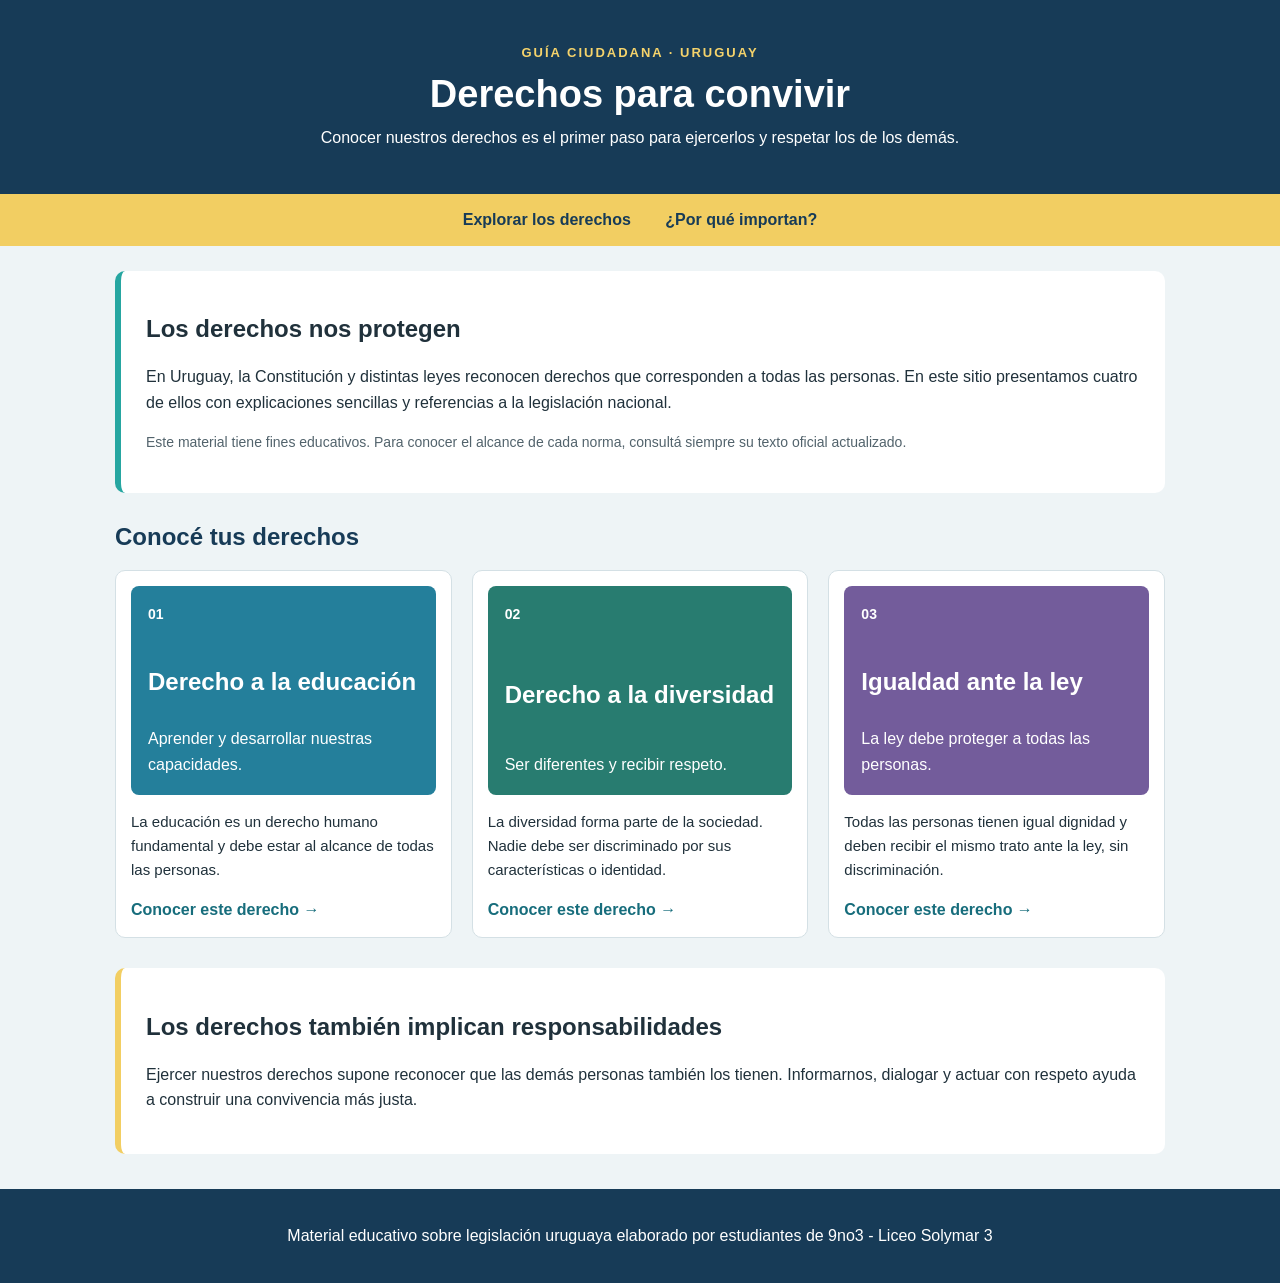
<file: index.html>
<!DOCTYPE html>
<html lang="es">
<head>
  <meta charset="UTF-8">
  <meta name="viewport" content="width=device-width, initial-scale=1.0">
  <title>Derechos para convivir | Uruguay</title>
  <link rel="stylesheet" href="estilos.css">
</head>
<body>
  <header>
    <p class="etiqueta">GUÍA CIUDADANA · URUGUAY</p>
    <h1>Derechos para convivir</h1>
    <p>Conocer nuestros derechos es el primer paso para ejercerlos y respetar los de los demás.</p>
  </header>
  <nav>
    <a href="#derechos">Explorar los derechos</a>
    <a href="#importancia">¿Por qué importan?</a>
  </nav>
  <main>
    <section class="introduccion">
      <h2>Los derechos nos protegen</h2>
      <p>En Uruguay, la Constitución y distintas leyes reconocen derechos que corresponden a todas las personas. En este sitio presentamos cuatro de ellos con explicaciones sencillas y referencias a la legislación nacional.</p>
      <p class="aviso">Este material tiene fines educativos. Para conocer el alcance de cada norma, consultá siempre su texto oficial actualizado.</p>
    </section>

    <h2 id="derechos" class="titulo-seccion">Conocé tus derechos</h2>
    <section class="tarjetas">
      <article class="tarjeta">
        <a href="educacion.html"><div class="portada educacion"><span>01</span><h3>Derecho a la educación</h3><p>Aprender y desarrollar nuestras capacidades.</p></div></a>
        <p>La educación es un derecho humano fundamental y debe estar al alcance de todas las personas.</p>
        <a class="leer" href="educacion.html">Conocer este derecho →</a>
      </article>
      <article class="tarjeta">
        <a href="diversidad.html"><div class="portada diversidad"><span>02</span><h3>Derecho a la diversidad</h3><p>Ser diferentes y recibir respeto.</p></div></a>
        <p>La diversidad forma parte de la sociedad. Nadie debe ser discriminado por sus características o identidad.</p>
        <a class="leer" href="diversidad.html">Conocer este derecho →</a>
      </article>
      <article class="tarjeta">
        <a href="igualdad.html"><div class="portada igualdad"><span>03</span><h3>Igualdad ante la ley</h3><p>La ley debe proteger a todas las personas.</p></div></a>
        <p>Todas las personas tienen igual dignidad y deben recibir el mismo trato ante la ley, sin discriminación.</p>
        <a class="leer" href="igualdad.html">Conocer este derecho →</a>
      </article>
      <!--<article class="tarjeta">
        <a href="expresion.html"><div class="portada expresion"><span>04</span><h3>Libertad de expresión</h3><p>Opinar, comunicar e intercambiar ideas.</p></div></a>
        <p>Podemos expresar nuestros pensamientos por distintos medios, respetando los derechos de otras personas.</p>
        <a class="leer" href="expresion.html">Conocer este derecho →</a>
      </article>-->
    </section>

    <section id="importancia" class="cierre">
      <h2>Los derechos también implican responsabilidades</h2>
      <p>Ejercer nuestros derechos supone reconocer que las demás personas también los tienen. Informarnos, dialogar y actuar con respeto ayuda a construir una convivencia más justa.</p>
    </section>
  </main>
  <footer><p>Material educativo sobre legislación uruguaya elaborado por estudiantes de 9no3 - Liceo Solymar 3</p></footer>
</body>
</html>
</file>
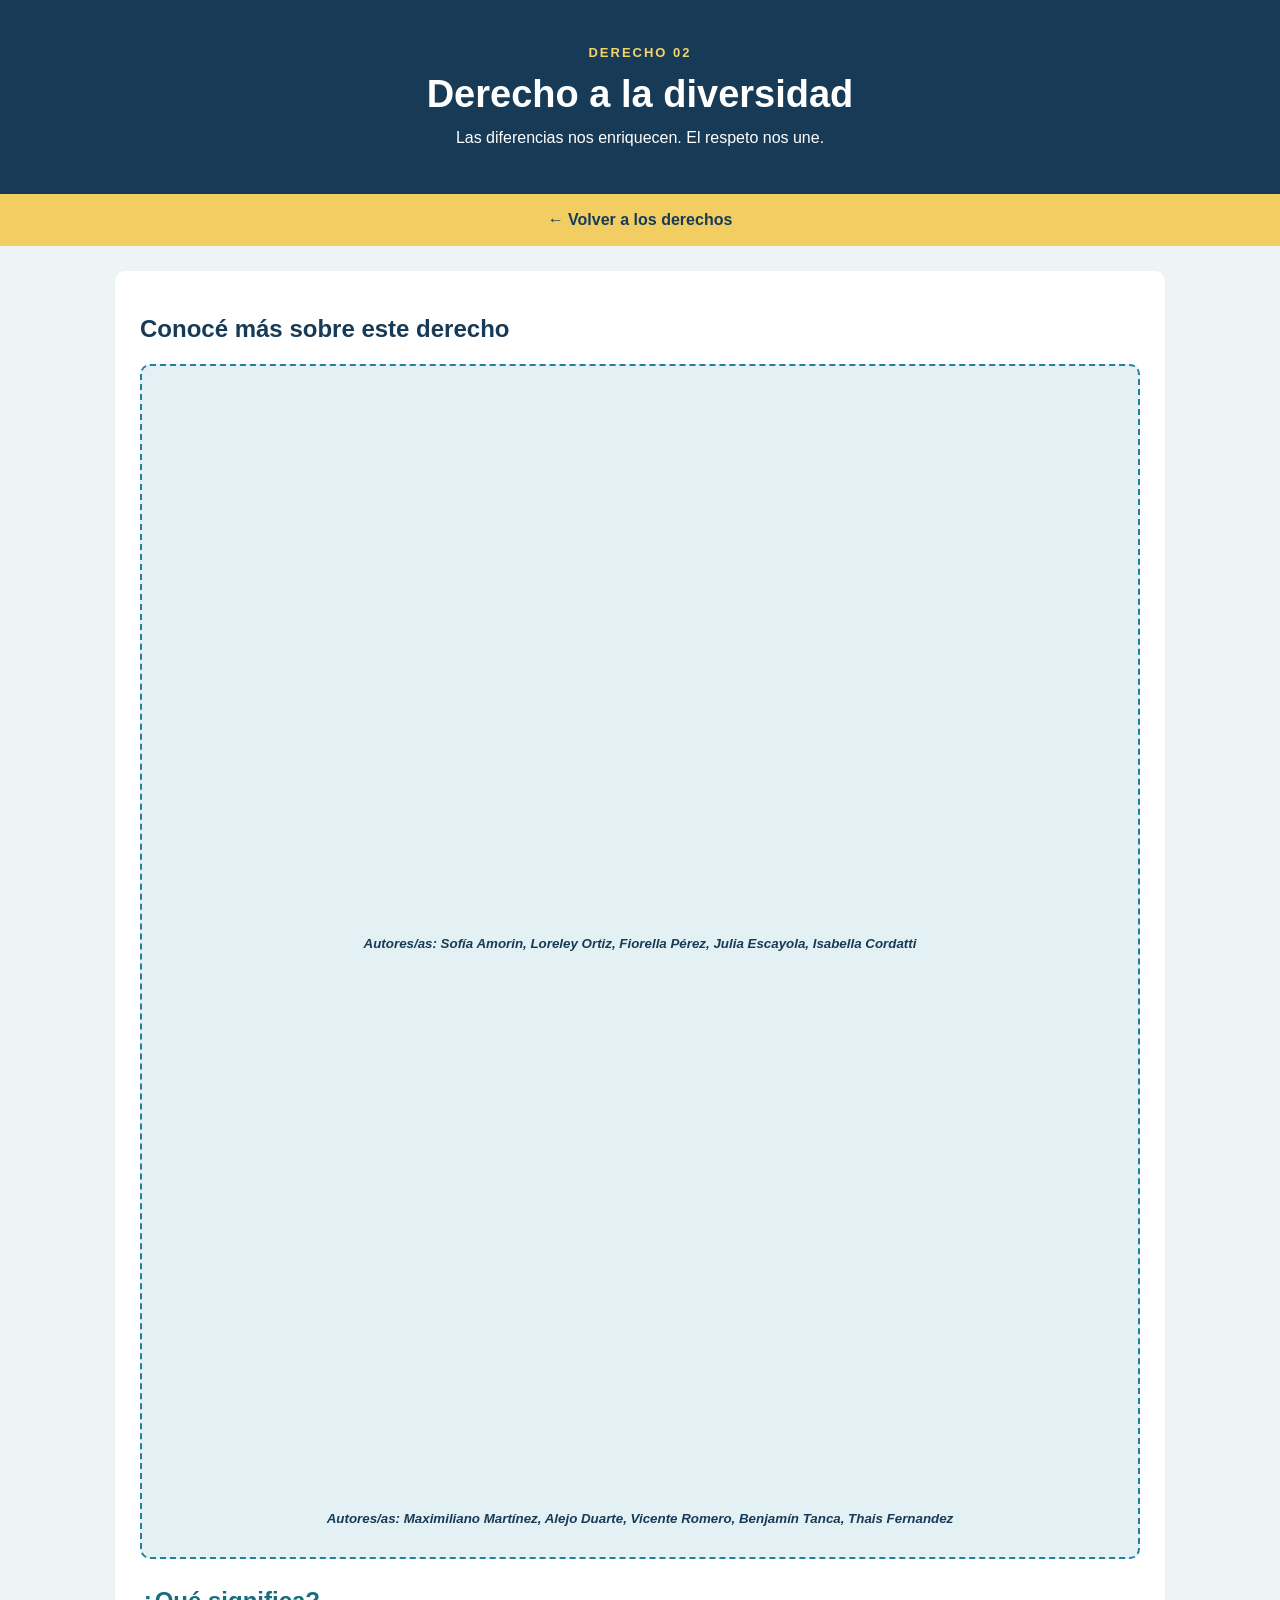
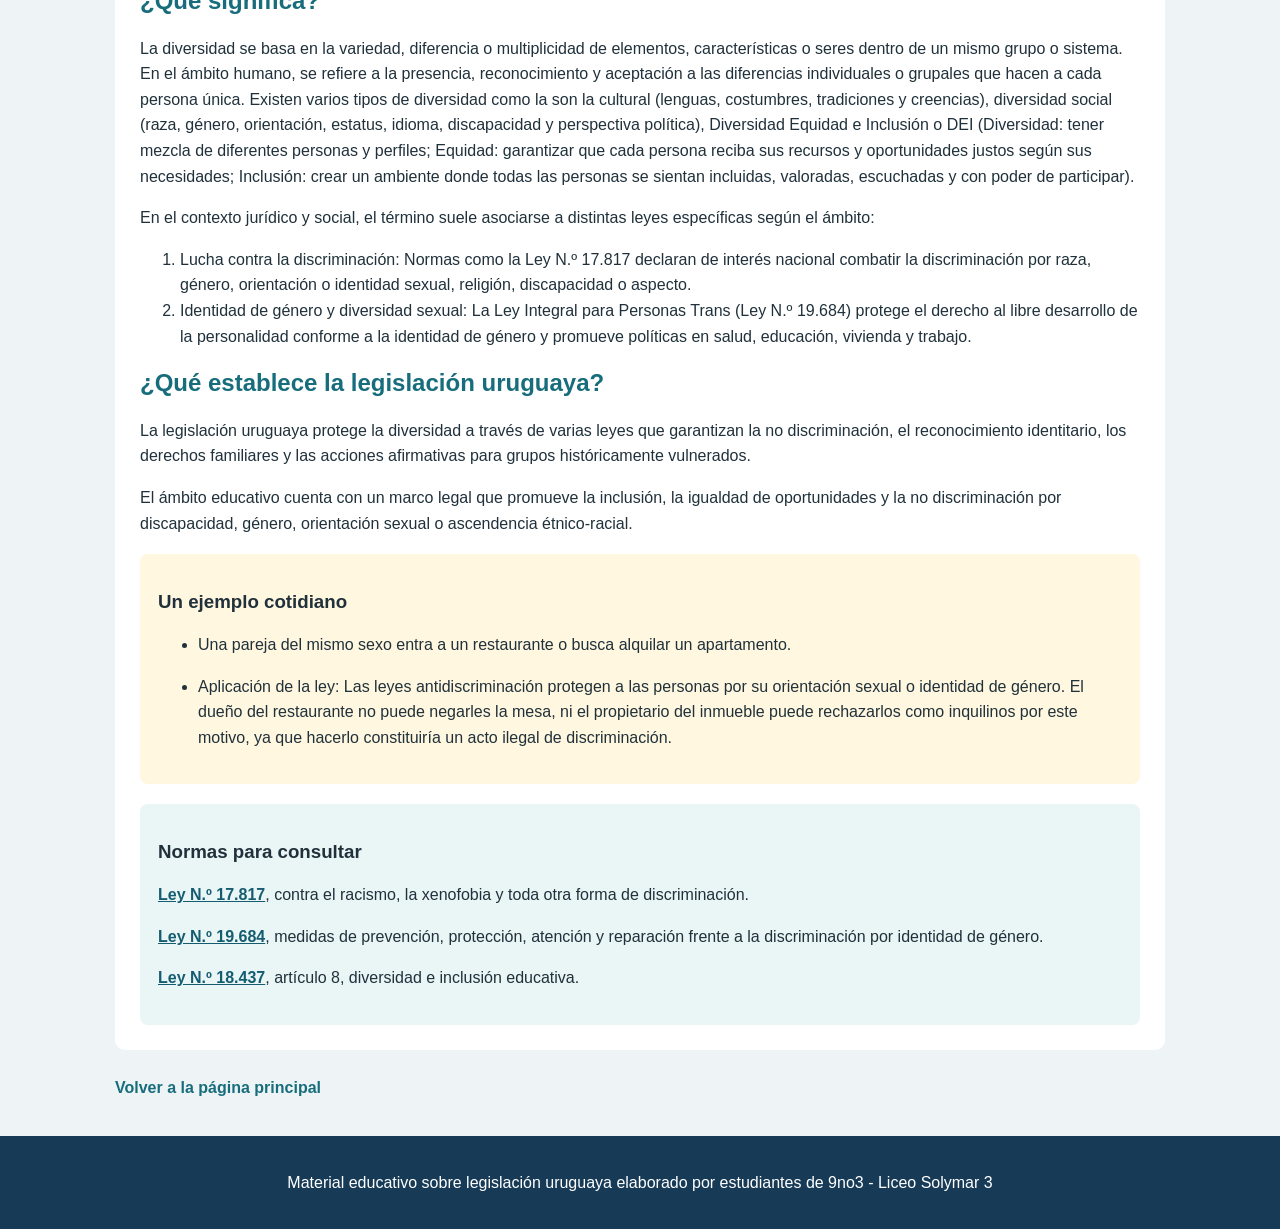
<file: diversidad.html>
<!DOCTYPE html>
<html lang="es">
<head>
  <meta charset="UTF-8">
  <meta name="viewport" content="width=device-width, initial-scale=1.0">
  <title>Derecho a la diversidad</title>
  <link rel="stylesheet" href="estilos.css">
</head>
<body>
  <header>
    <p class="etiqueta">DERECHO 02</p>
    <h1>Derecho a la diversidad</h1>
    <p>Las diferencias nos enriquecen. El respeto nos une.</p>
  </header>
  <nav><a href="index.html">← Volver a los derechos</a></nav>
  <main>
    <section class="contenido">
      <div class="multimedia">
        <h2>Conocé más sobre este derecho</h2>
       
        <div class="espacio-multimedia">
			<!--<video controls width="60%" src="video5.mp4"></video>-->
			<iframe class="video-responsive" src="https://www.youtube.com/embed/IElXmAiPmoI?si=BHlg6IKWSuN6jcAy" title="YouTube video player" frameborder="0" allow="accelerometer; autoplay; clipboard-write; encrypted-media; gyroscope; picture-in-picture; web-share" referrerpolicy="strict-origin-when-cross-origin" allowfullscreen></iframe>
			<p><small><strong><em>Autores/as: Sofía Amorin, Loreley Ortiz, Fiorella Pérez, Julia Escayola, Isabella Cordatti</em></strong></small></p>
		
			<!--<video controls width="60%" src="video4.mp4"></video>-->
			<iframe class="video-responsive" src="https://www.youtube.com/embed/dJstBwM-4ik?si=j_ZT7sV0aTSeZ3-y" title="YouTube video player" frameborder="0" allow="accelerometer; autoplay; clipboard-write; encrypted-media; gyroscope; picture-in-picture; web-share" referrerpolicy="strict-origin-when-cross-origin" allowfullscreen></iframe>
			<p><small><strong><em>Autores/as: Maximiliano Martínez, Alejo Duarte, Vicente Romero, Benjamín Tanca, Thais Fernandez</em></strong></small></p>
        </div>
			
		
      </div>
	  
      <h2>¿Qué significa?</h2>
	  
      <p>La diversidad se basa en la variedad, diferencia o multiplicidad de elementos, características  o seres dentro de un mismo grupo o sistema. En el ámbito humano, se refiere a la presencia,  reconocimiento y aceptación a las diferencias individuales o grupales  que hacen a cada persona única. Existen varios tipos de diversidad como la son la cultural (lenguas, costumbres, tradiciones y creencias), diversidad social (raza, género, orientación,  estatus, idioma, discapacidad y perspectiva política),  Diversidad Equidad e Inclusión o DEI (Diversidad: tener mezcla de diferentes personas y perfiles; Equidad: garantizar que cada persona reciba sus recursos y oportunidades justos según sus necesidades; Inclusión: crear un ambiente donde todas las personas se sientan incluidas,  valoradas, escuchadas y con poder de participar).</p>
	  <p>En el contexto jurídico y social, el término suele asociarse a distintas leyes específicas según el ámbito:
	  <ol>
	  <li>Lucha contra la discriminación: Normas como la Ley N.º 17.817 declaran de interés nacional combatir la discriminación por raza, género, orientación o identidad sexual, religión, discapacidad o aspecto.</li>
	  <li>Identidad de género y diversidad sexual: La Ley Integral para Personas Trans (Ley N.º 19.684) protege el derecho al libre desarrollo de la personalidad conforme a la identidad de género y promueve políticas en salud, educación, vivienda y trabajo.</li>
	  </ol></p>

      <h2>¿Qué establece la legislación uruguaya?</h2>
      <p>La legislación uruguaya protege la diversidad a través de varias leyes que garantizan la no discriminación, el reconocimiento identitario, los derechos familiares y las acciones afirmativas para grupos históricamente vulnerados.</p>
      <p>El ámbito educativo cuenta con un marco legal que promueve la inclusión, la igualdad de oportunidades y la no discriminación por discapacidad, género, orientación sexual o ascendencia étnico-racial.</p>
      <div class="ejemplo"><h3>Un ejemplo cotidiano</h3>
	  <ul>
	  <li>
	  <p>Una pareja del mismo sexo entra a un restaurante o busca alquilar un apartamento.
	  <li>
Aplicación de la ley: Las leyes antidiscriminación protegen a las personas por su orientación sexual o identidad de género. El dueño del restaurante no puede negarles la mesa, ni el propietario del inmueble puede rechazarlos como inquilinos por este motivo, ya que hacerlo constituiría un acto ilegal de discriminación.
</li> </ol>
</p></div>
      <div class="norma"><h3>Normas para consultar</h3>
        <p><a href="https://www.impo.com.uy/bases/leyes/17817-2004" target="_blank" rel="noopener">Ley N.º 17.817</a>, contra el racismo, la xenofobia y toda otra forma de discriminación.</p>
		<p><a href="https://www.impo.com.uy/bases/leyes/19684-2018" target="_blank" rel="noopener">Ley N.º 19.684</a>, medidas de prevención, protección, atención y reparación frente a la discriminación por identidad de género.</p>
        <p><a href="https://www.impo.com.uy/bases/leyes/18437-2008/8" target="_blank" rel="noopener">Ley N.º 18.437</a>, artículo 8, diversidad e inclusión educativa.</p>
      </div>
    </section>
    <a class="volver" href="index.html">Volver a la página principal</a>
  </main>
  <footer><p>Material educativo sobre legislación uruguaya elaborado por estudiantes de 9no3 - Liceo Solymar 3</p></footer>
</body>
</html>
</file>
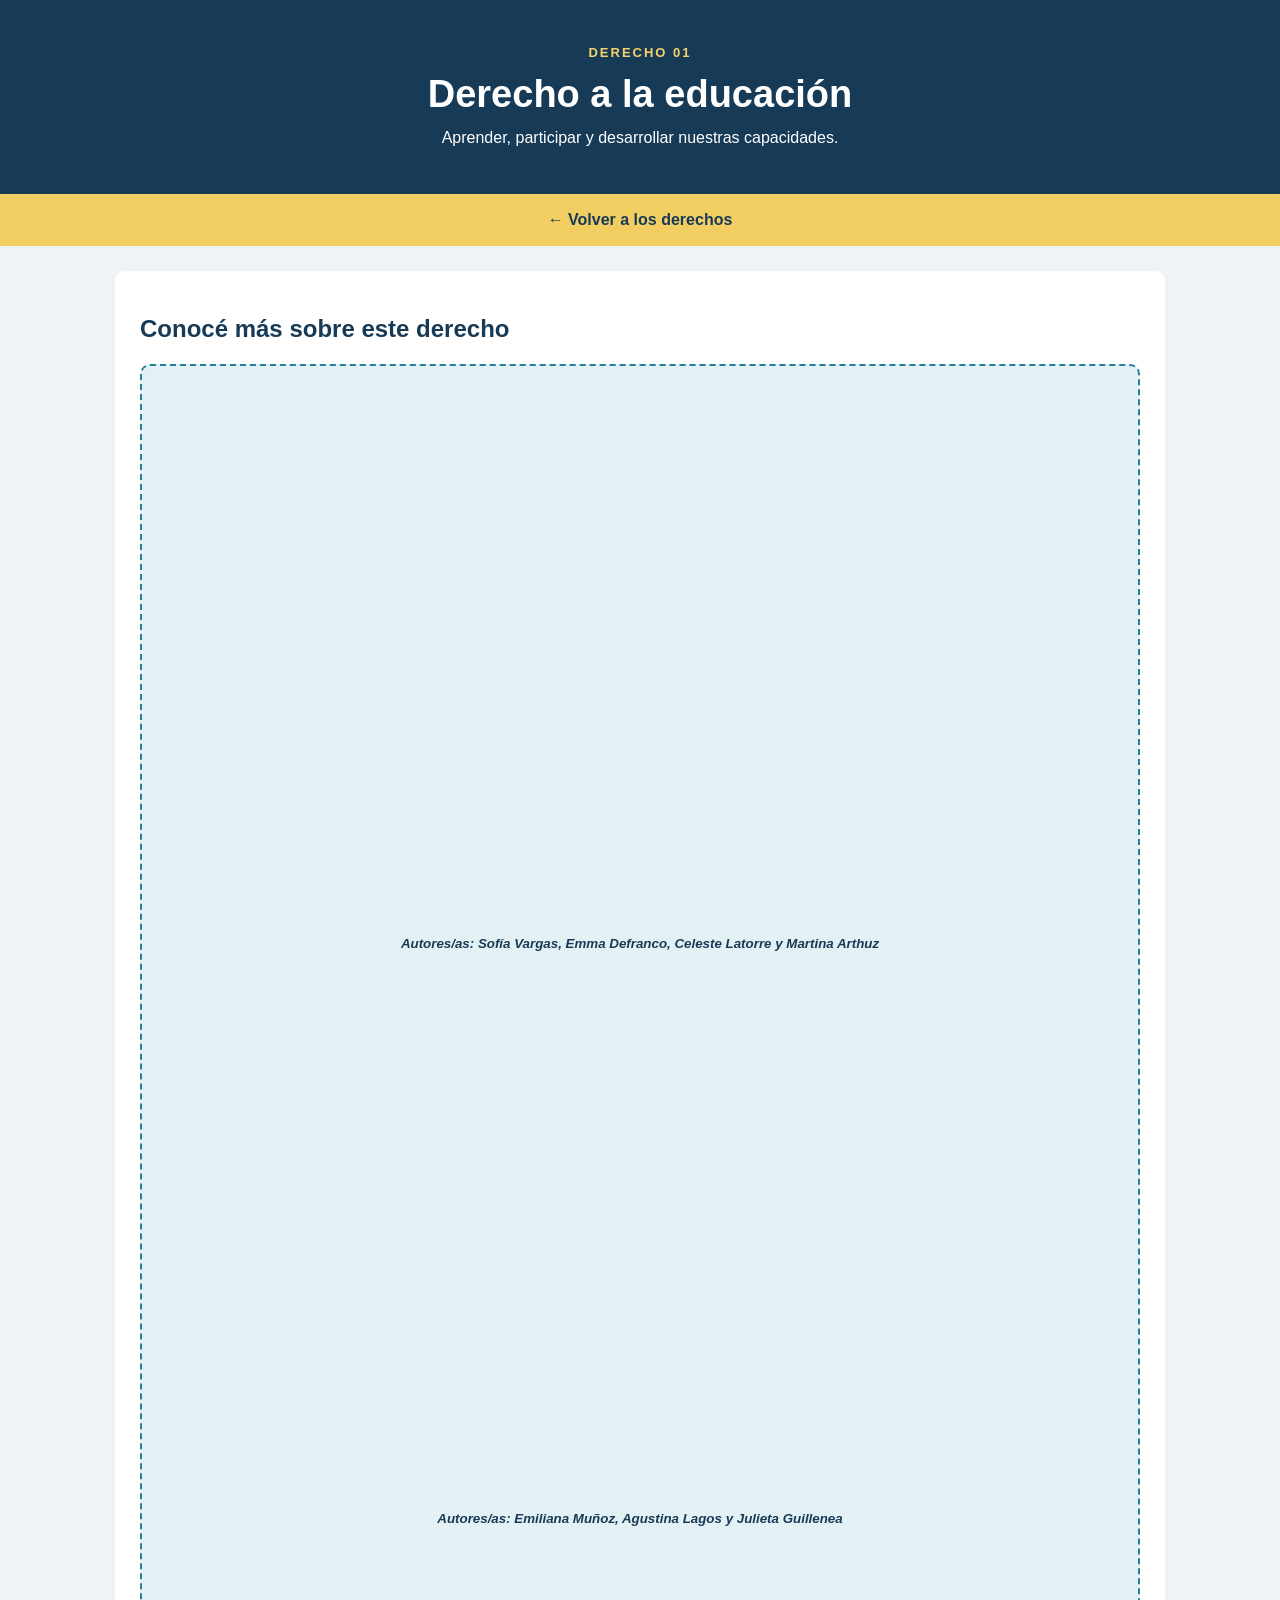
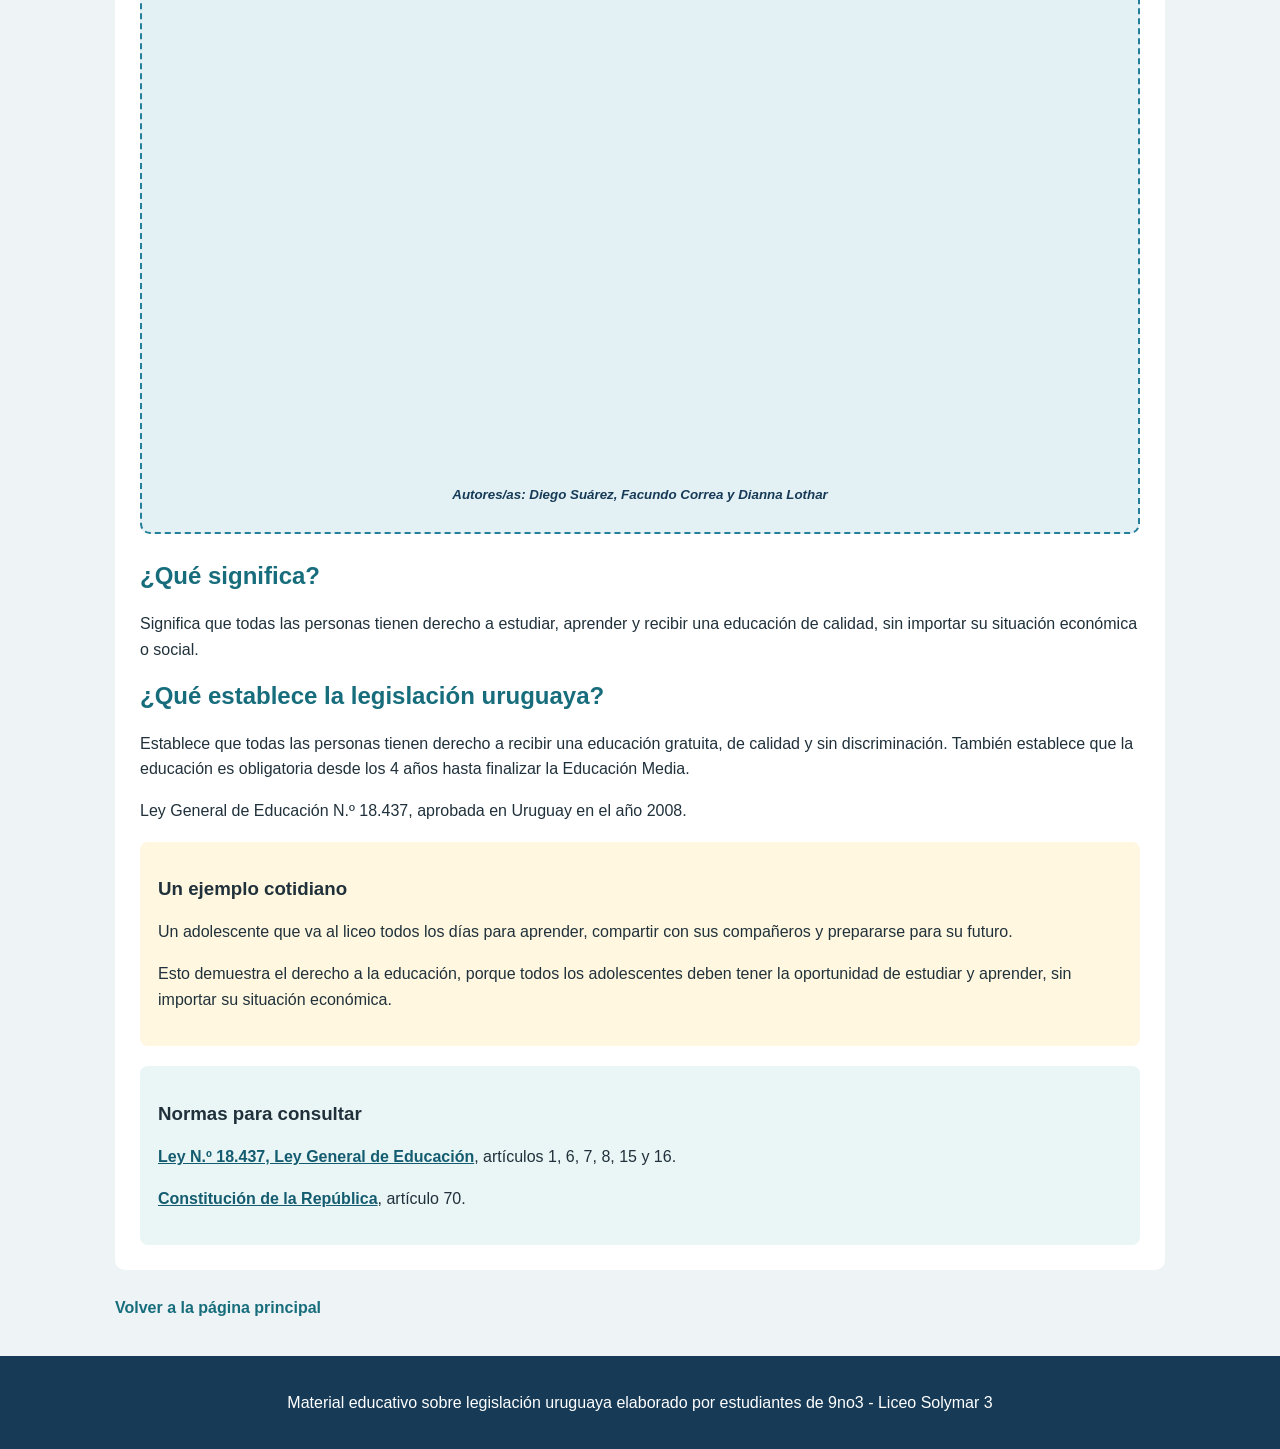
<file: educacion.html>
<!DOCTYPE html>
<html lang="es">
<head>
  <meta charset="UTF-8">
  <meta name="viewport" content="width=device-width, initial-scale=1.0">
  <title>Derecho a la educación</title>
  <link rel="stylesheet" href="estilos.css">
</head>
<body>
  <header>
    <p class="etiqueta">DERECHO 01</p>
    <h1>Derecho a la educación</h1>
    <p>Aprender, participar y desarrollar nuestras capacidades.</p>
  </header>
  <nav><a href="index.html">← Volver a los derechos</a></nav>
  <main>
    <section class="contenido">
      <div class="multimedia">
        <h2>Conocé más sobre este derecho</h2>
        		
        <div class="espacio-multimedia">
			<!--<video controls width="60%" src="video1.mp4"></video>-->
			<iframe class="video-responsive" src="https://www.youtube.com/embed/CtsrI6eZRfQ?si=sNUYQUxwp7wbn-6u" title="YouTube video player" frameborder="0" allow="accelerometer; autoplay; clipboard-write; encrypted-media; gyroscope; picture-in-picture; web-share" referrerpolicy="strict-origin-when-cross-origin" allowfullscreen></iframe>
			<p><small><strong><em>Autores/as: Sofía Vargas, Emma Defranco, Celeste Latorre y Martina Arthuz</em></strong></small></p>
		
			<!--<video controls width="60%" src="video2.mp4"></video>-->
			<iframe class="video-responsive" src="https://www.youtube.com/embed/Ys85yXj1jOQ?si=nGFJnn92VGS2Xwez" title="YouTube video player" frameborder="0" allow="accelerometer; autoplay; clipboard-write; encrypted-media; gyroscope; picture-in-picture; web-share" referrerpolicy="strict-origin-when-cross-origin" allowfullscreen></iframe>
			<p><small><strong><em>Autores/as: Emiliana Muñoz, Agustina Lagos y Julieta Guillenea</em></strong></small></p>
		
			<!--<video controls width="60%" src="video3.mp4"></video>-->
			<iframe class="video-responsive" src="https://www.youtube.com/embed/7c8acnDrU54?si=W-R0hWWUtj6mzUCP" title="YouTube video player" frameborder="0" allow="accelerometer; autoplay; clipboard-write; encrypted-media; gyroscope; picture-in-picture; web-share" referrerpolicy="strict-origin-when-cross-origin" allowfullscreen></iframe>
			<p><small><strong><em>Autores/as: Diego Suárez, Facundo Correa y Dianna Lothar</em></strong></small></p>
        </div>		
		
      </div>
      <h2>¿Qué significa?</h2>
      <p>Significa que todas las personas tienen derecho a estudiar, aprender y recibir una educación de calidad, sin importar su situación económica o social.</p>
      <h2>¿Qué establece la legislación uruguaya?</h2>      
      <p>Establece que todas las personas tienen derecho a recibir una educación gratuita, de calidad y sin discriminación. También establece que la educación es obligatoria desde los 4 años hasta finalizar la Educación Media.</p>
      <p>Ley General de Educación N.º 18.437, aprobada en Uruguay en el año 2008.</p>
      <div class="ejemplo"><h3>Un ejemplo cotidiano</h3><p>Un adolescente que va al liceo todos los días para aprender, compartir con sus compañeros y prepararse para su futuro.</h3><p>Esto demuestra el derecho a la educación, porque todos los adolescentes deben tener la oportunidad de estudiar y aprender, sin importar su situación económica.</p></div>
      <div class="norma"><h3>Normas para consultar</h3>
        <p><a href="https://www.impo.com.uy/bases/leyes/18437-2008" target="_blank" rel="noopener">Ley N.º 18.437, Ley General de Educación</a>, artículos 1, 6, 7, 8, 15 y 16.</p>
        <p><a href="https://www.impo.com.uy/bases/constitucion/1967-1967/70" target="_blank" rel="noopener">Constitución de la República</a>, artículo 70.</p>
      </div>
    </section>
    <a class="volver" href="index.html">Volver a la página principal</a>
  </main>
  <footer><p>Material educativo sobre legislación uruguaya elaborado por estudiantes de 9no3 - Liceo Solymar 3</p></footer>
</body>
</html>
</file>
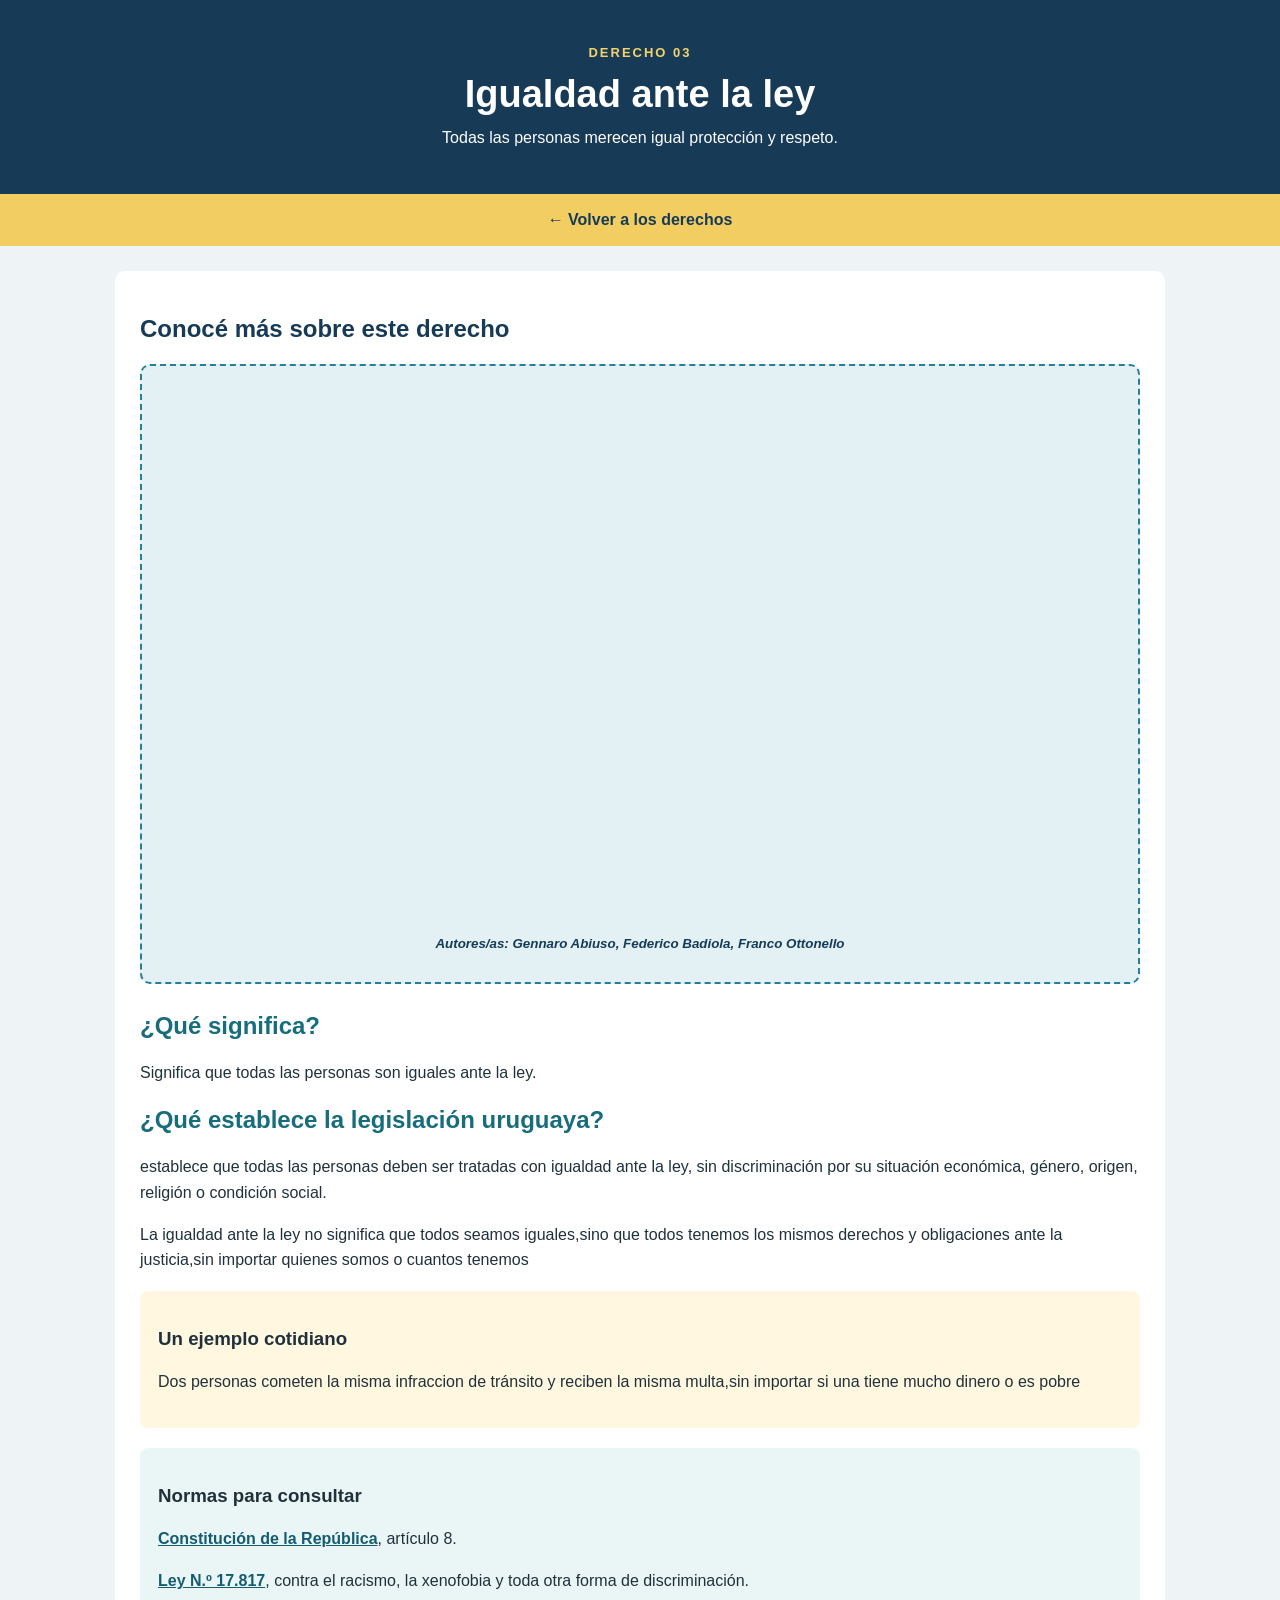
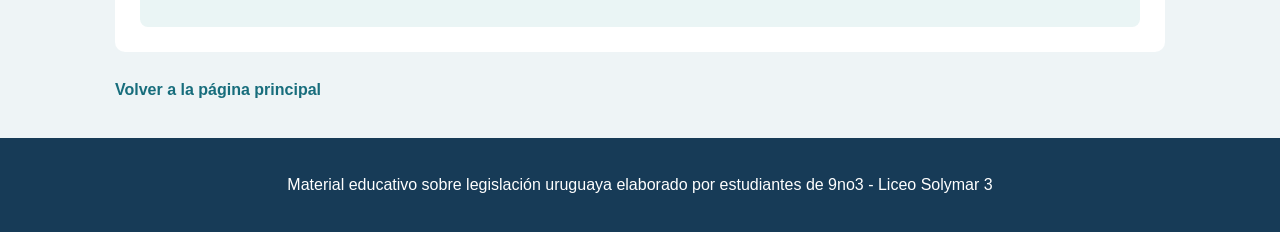
<file: igualdad.html>
<!DOCTYPE html>
<html lang="es">
<head>
  <meta charset="UTF-8">
  <meta name="viewport" content="width=device-width, initial-scale=1.0">
  <title>Igualdad ante la ley</title>
  <link rel="stylesheet" href="estilos.css">
</head>
<body>
  <header>
    <p class="etiqueta">DERECHO 03</p>
    <h1>Igualdad ante la ley</h1>
    <p>Todas las personas merecen igual protección y respeto.</p>
  </header>
  <nav><a href="index.html">← Volver a los derechos</a></nav>
  <main>
    <section class="contenido">
      <div class="multimedia">
        <h2>Conocé más sobre este derecho</h2>
		<div class="espacio-multimedia">
          <!--<video controls width="60%" src="video6.mp4"></video>-->
		  <iframe class="video-responsive" src="https://www.youtube.com/embed/jQtZvYb71cM?si=2qtRKxzxFGHNfuUX" title="YouTube video player" frameborder="0" allow="accelerometer; autoplay; clipboard-write; encrypted-media; gyroscope; picture-in-picture; web-share" referrerpolicy="strict-origin-when-cross-origin" allowfullscreen></iframe>
		  <p><small><strong><em>Autores/as: Gennaro Abiuso, Federico Badiola, Franco Ottonello</em></strong></small></p> 
        </div>
        
		
      </div>
      <h2>¿Qué significa?</h2>
      <p>Significa que todas las personas son iguales ante la ley.</p>
      <h2>¿Qué establece la legislación uruguaya?</h2>
      <p>establece que todas las personas deben ser tratadas con igualdad ante la ley, sin discriminación por su situación económica, género, origen, religión o condición social.</p>
      <p>La igualdad ante la ley no significa que todos seamos iguales,sino que todos tenemos los mismos derechos y obligaciones ante la justicia,sin importar quienes somos o cuantos tenemos</p>
      <div class="ejemplo"><h3>Un ejemplo cotidiano</h3><p>Dos personas cometen la misma infraccion de tránsito y reciben la misma multa,sin importar si una tiene mucho dinero o es pobre</p></div>
      <div class="norma"><h3>Normas para consultar</h3>
        <p><a href="https://www.impo.com.uy/bases/constitucion/1967-1967/8" target="_blank" rel="noopener">Constitución de la República</a>, artículo 8.</p>
        <p><a href="https://www.impo.com.uy/bases/leyes/17817-2004" target="_blank" rel="noopener">Ley N.º 17.817</a>, contra el racismo, la xenofobia y toda otra forma de discriminación.</p>
      </div>
    </section>
    <a class="volver" href="index.html">Volver a la página principal</a>
  </main>
  <footer><p>Material educativo sobre legislación uruguaya elaborado por estudiantes de 9no3 - Liceo Solymar 3</p></footer>
</body>
</html>
</file>
<file: estilos.css>
/* Estilos generales del sitio */
body {
  margin: 0;
  font-family: Arial, sans-serif;
  background-color: #eef4f6;
  color: #20313b;
  line-height: 1.6;
}
header {
  background-color: #173b57;
  color: white;
  text-align: center;
  padding: 35px 20px;
}
header h1 {
  margin: 8px 0;
  font-size: 38px;
}
header p { max-width: 720px; margin: 8px auto; }
.etiqueta { color: #f5d36b; font-size: 13px; font-weight: bold; letter-spacing: 2px; }
nav {
  background-color: #f2ce62;
  padding: 13px;
  text-align: center;
}
nav a {
  color: #173b57;
  text-decoration: none;
  font-weight: bold;
  margin: 0 15px;
}
main { max-width: 1050px; margin: 25px auto; padding: 0 18px; }
h1, h2, h3 { line-height: 1.2; }
.introduccion, .cierre {
  background-color: white;
  padding: 25px;
  border-radius: 10px;
  border-left: 6px solid #26a6a1;
  margin-bottom: 30px;
}
.aviso { color: #52636c; font-size: 14px; }
.titulo-seccion { color: #173b57; margin-bottom: 18px; }
.tarjetas { display: flex; flex-wrap: wrap; gap: 20px; }
.tarjeta {
  background-color: white;
  border: 1px solid #d4e0e5;
  border-radius: 10px;
  padding: 15px;
  width: 210px;
  flex-grow: 1;
}
.tarjeta > a { text-decoration: none; }
.portada {
  min-height: 175px;
  padding: 17px;
  color: white;
  border-radius: 8px;
  display: flex;
  flex-direction: column;
  justify-content: space-between;
}
.portada span { font-size: 14px; font-weight: bold; }
.portada h3 { font-size: 24px; margin: 18px 0 5px; }
.portada p { margin: 0; }
.educacion { background-color: #247f9b; }
.diversidad { background-color: #287c70; }
.igualdad { background-color: #735c9b; }
.expresion { background-color: #bd7735; }
.tarjeta > p { font-size: 15px; }
.leer, .volver { color: #176d7c; font-weight: bold; text-decoration: none; }
.cierre { margin-top: 30px; border-left-color: #f2ce62; }
.contenido {
  background-color: white;
  padding: 25px;
  border-radius: 10px;
  margin: 25px 0;
}
.contenido h2 { color: #176d7c; }
.norma {
  background-color: #eaf5f5;
  padding: 18px;
  border-radius: 8px;
  margin-top: 20px;
}
.norma a { color: #145c70; font-weight: bold; }
.ejemplo { background-color: #fff7df; padding: 18px; border-radius: 8px; margin-top: 18px; }
footer {
  background-color: #173b57;
  color: white;
  text-align: center;
  padding: 18px;
  margin-top: 35px;
}
/* Adaptación para pantallas pequeñas */
@media (max-width: 600px) {
  header h1 { font-size: 30px; }
  nav a { display: inline-block; margin: 5px 8px; }
  .tarjeta { width: 100%; }
  .introduccion, .contenido, .cierre { padding: 17px; }
}

/* Espacio reservado para videos, audios u otros materiales */
.multimedia { margin-bottom: 28px; }
.multimedia h2 { color: #173b57; }
.espacio-multimedia { background-color: #e3f0f4; border: 2px dashed #247f9b; border-radius: 10px; min-height: 220px; padding: 20px; display: flex; flex-direction: column; justify-content: center; align-items: center; text-align: center; color: #173b57; }
.espacio-multimedia p { margin: 6px 0; }

.video-responsive {
  width: 100%;
  aspect-ratio: 16 / 9; /* Mantiene la proporción panorámica automáticamente */
  height: auto;
  display: block;
}
</file>
